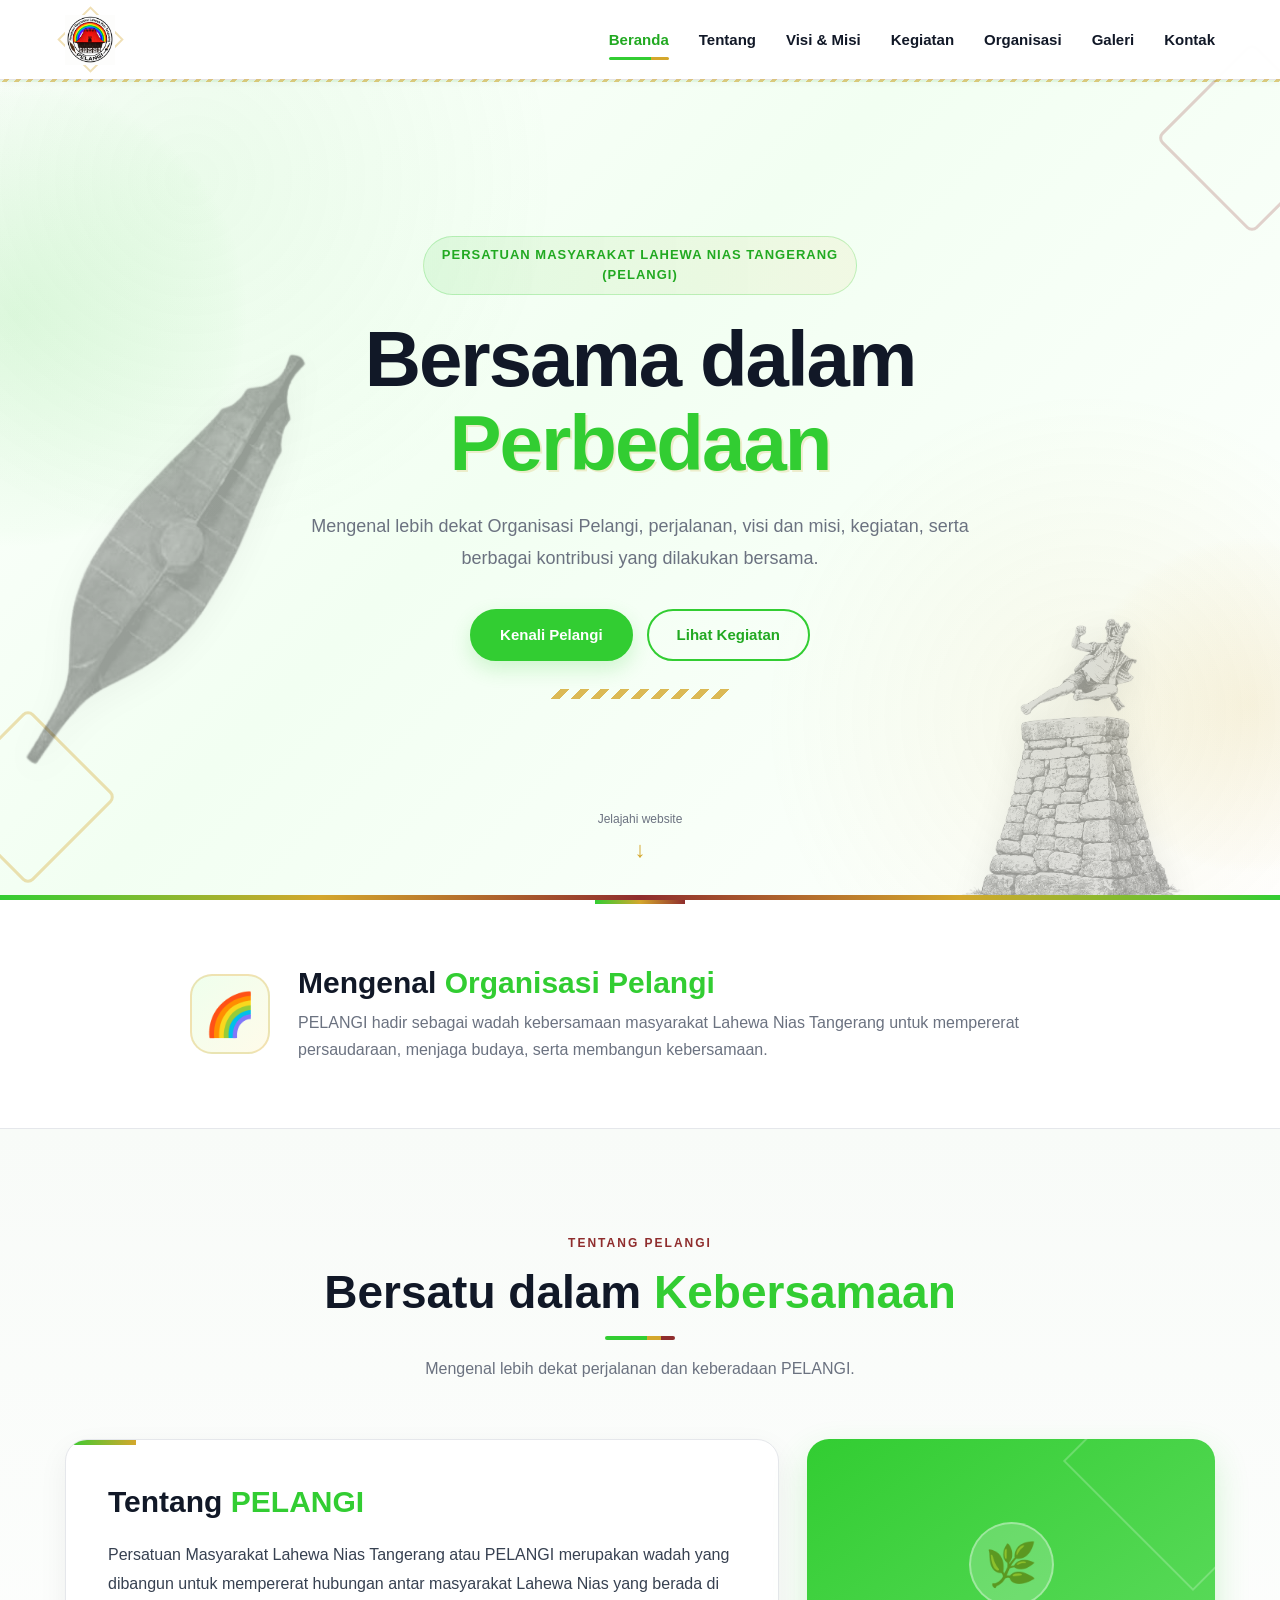
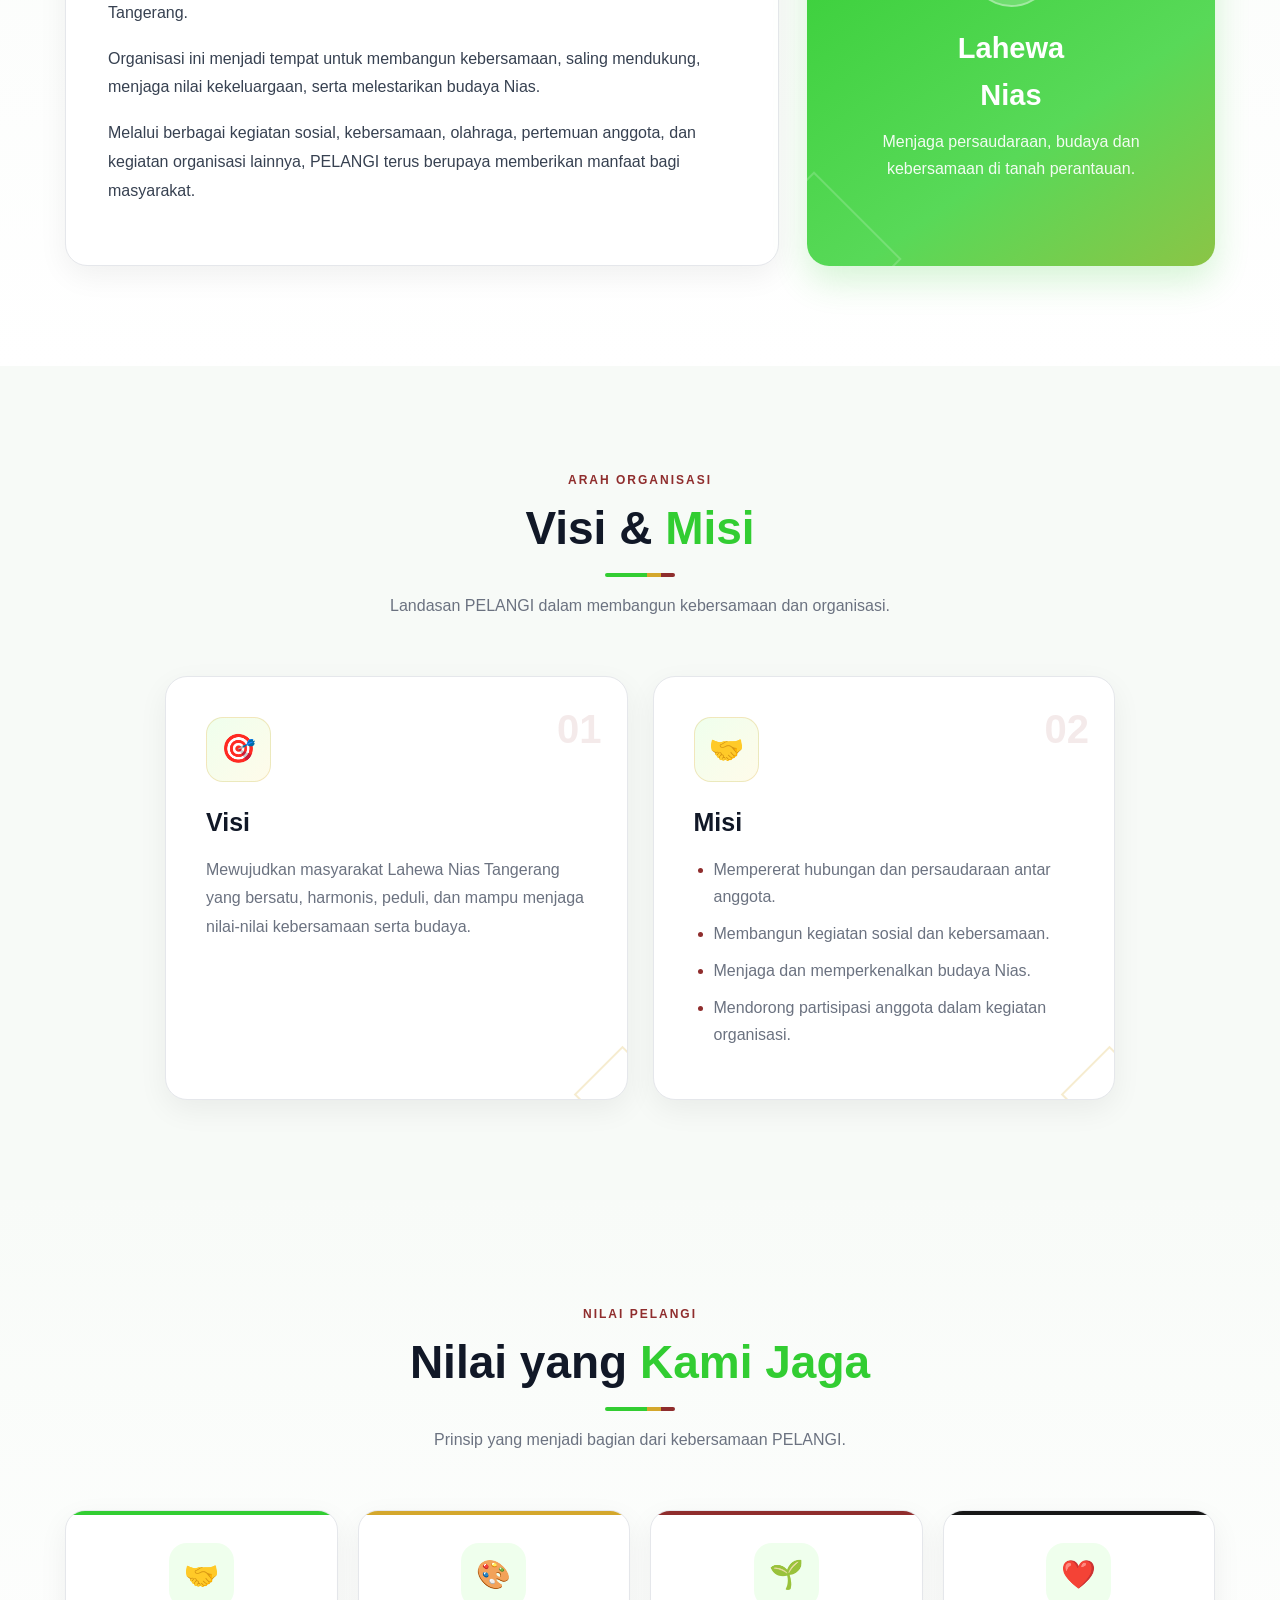
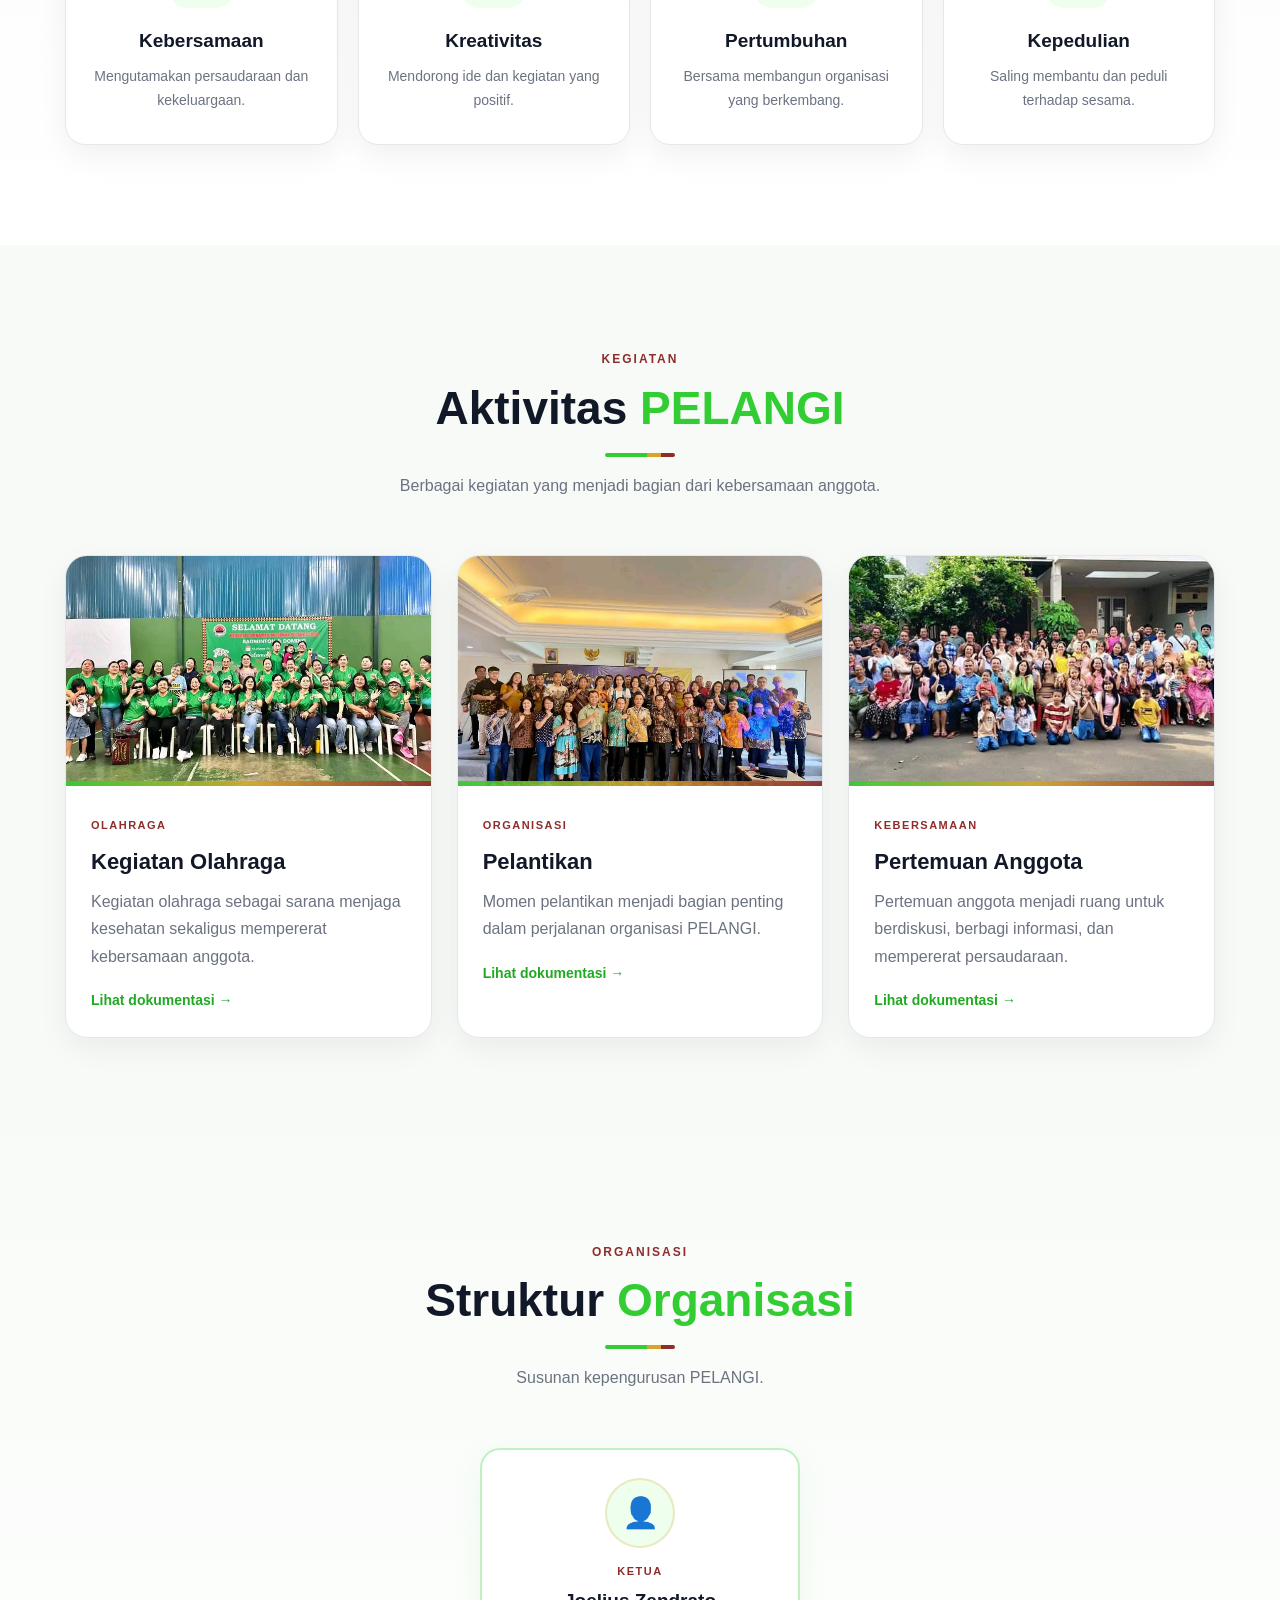
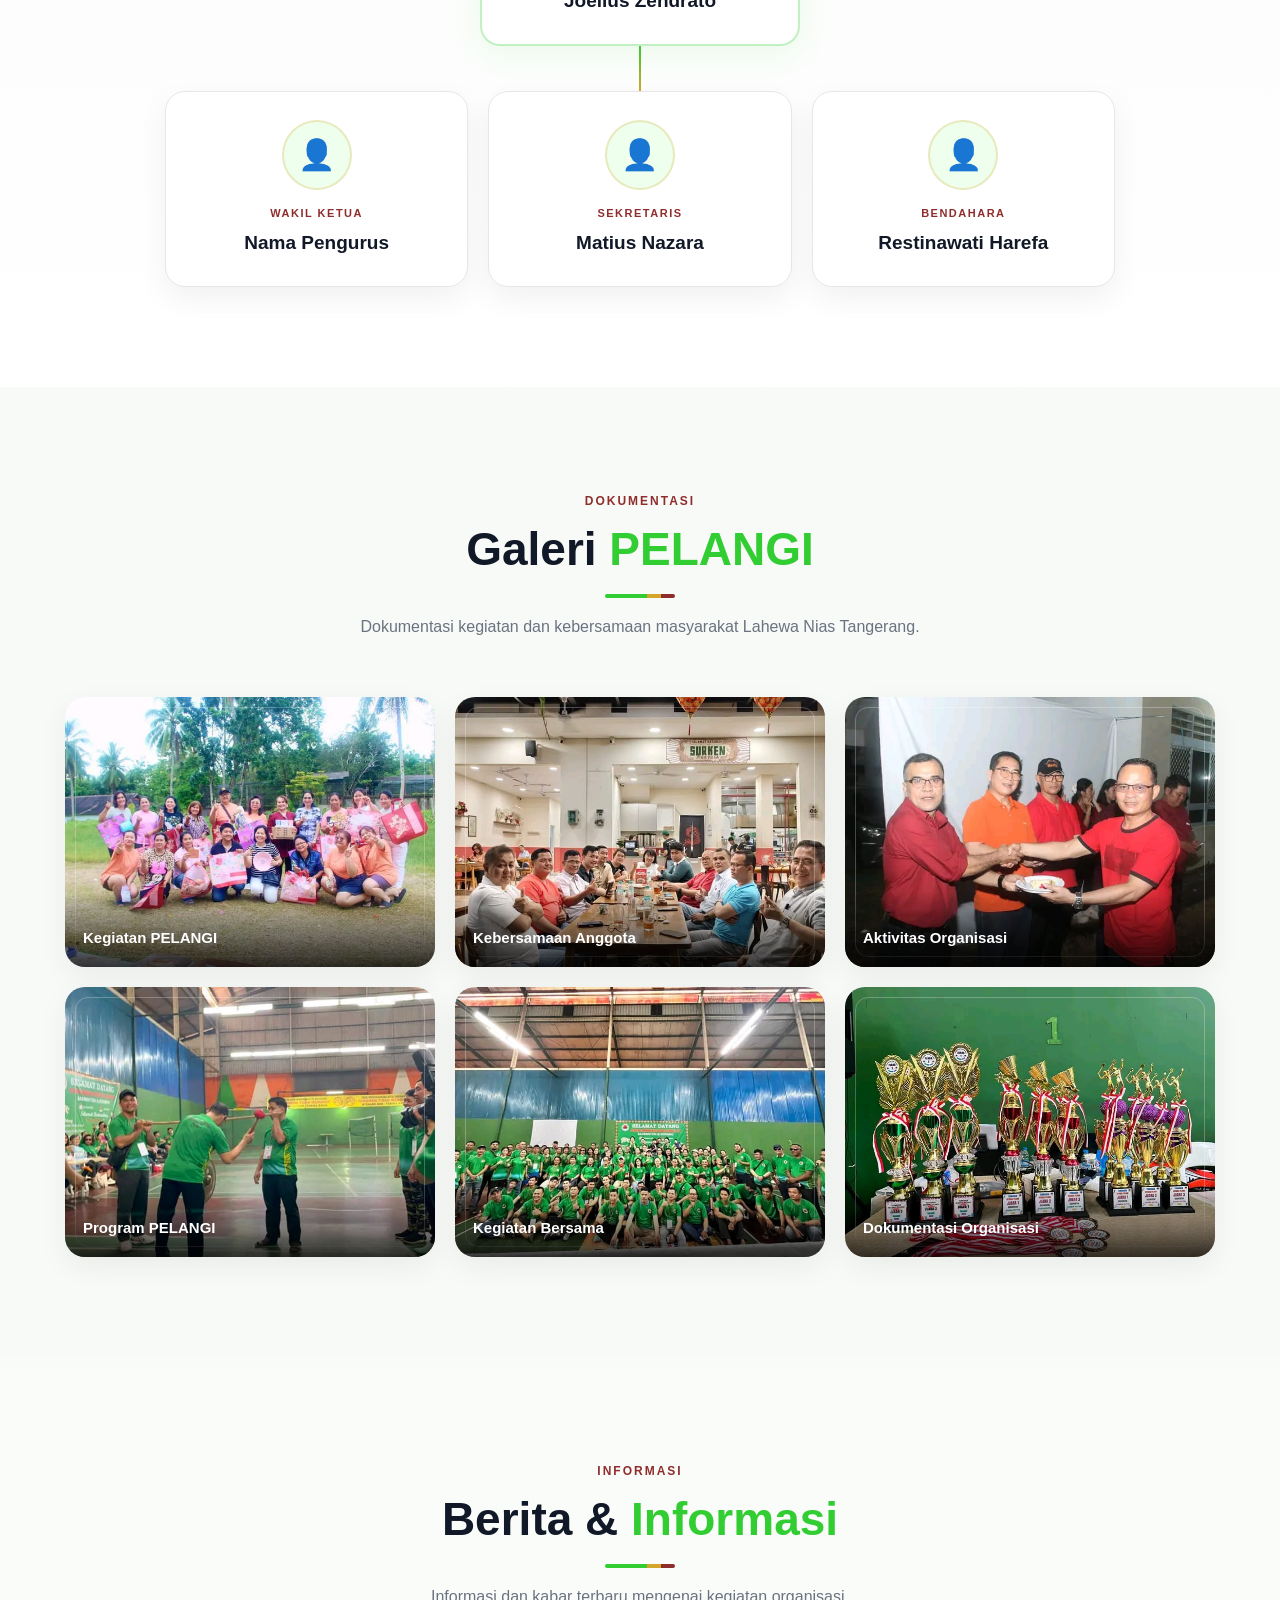
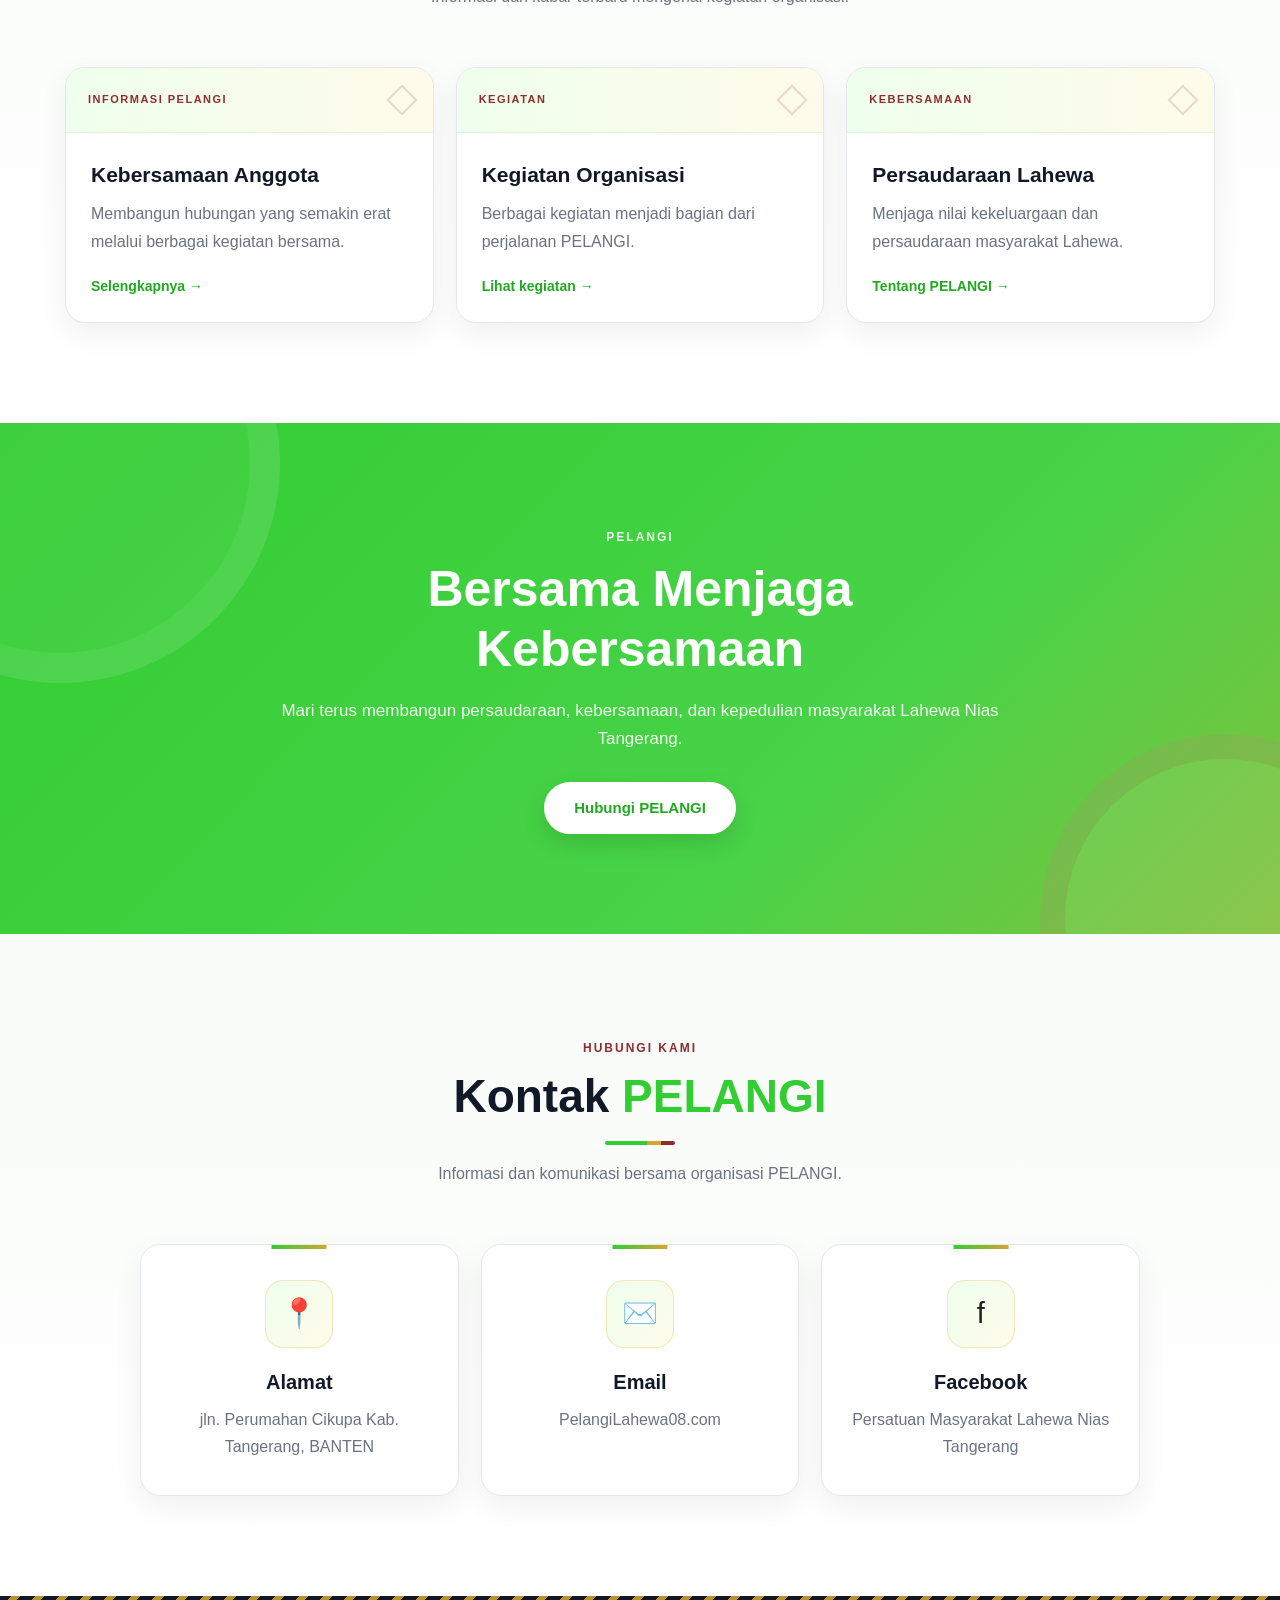
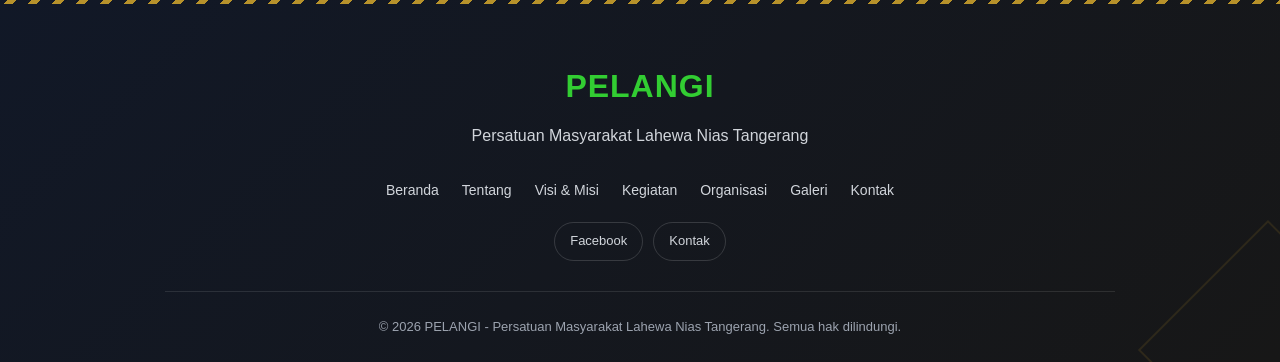
<file: index.html>
<!DOCTYPE html>
<html lang="id">
<head>
    <meta charset="UTF-8">

    <meta name="viewport"
          content="width=device-width, initial-scale=1.0">

    <title>
        PELANGI - Persatuan Masyarakat Lahewa Nias Tangerang
    </title>

    <meta name="description"
          content="Website resmi PELANGI - Persatuan Masyarakat Lahewa Nias Tangerang. Mengenal organisasi, visi misi, kegiatan, struktur, galeri, dan informasi PELANGI.">

    <meta name="keywords"
          content="PELANGI, Lahewa, Nias, Tangerang, Persatuan Masyarakat Lahewa Nias Tangerang">

    <meta name="author"
          content="PELANGI">

    <meta name="robots"
          content="index, follow">

    <meta name="theme-color"
          content="#32CD32">

    <link rel="canonical"
          href="https://topergea07-alt.github.io/Website---Pelangi/">

    <!-- OPEN GRAPH -->
    <meta property="og:title"
          content="PELANGI - Persatuan Masyarakat Lahewa Nias Tangerang">

    <meta property="og:description"
          content="Website resmi Persatuan Masyarakat Lahewa Nias Tangerang (PELANGI).">

    <meta property="og:type"
          content="website">

    <meta property="og:url"
          content="https://topergea07-alt.github.io/Website---Pelangi/">

    <meta property="og:site_name"
          content="PELANGI">

    <meta property="og:locale"
          content="id_ID">

    <meta property="og:image"
          content="https://topergea07-alt.github.io/Website---Pelangi/images/Logo.png">

    <meta property="og:image:alt"
          content="Logo PELANGI">

    <!-- TWITTER -->
    <meta name="twitter:card"
          content="summary_large_image">

    <meta name="twitter:title"
          content="PELANGI - Persatuan Masyarakat Lahewa Nias Tangerang">

    <meta name="twitter:description"
          content="Website resmi PELANGI - Persatuan Masyarakat Lahewa Nias Tangerang.">

    <meta name="twitter:image"
          content="https://topergea07-alt.github.io/Website---Pelangi/images/Logo.png">

    <meta name="twitter:image:alt"
          content="Logo PELANGI">

    <!-- FAVICON -->
    <link rel="icon"
          type="image/png"
          href="images/favicon.png">

    <!-- CSS -->
    <link rel="stylesheet"
          href="style.css">

    <!-- STRUCTURED DATA -->
    <script type="application/ld+json">
    {
        "@context": "https://schema.org",
        "@type": "Organization",
        "name": "Persatuan Masyarakat Lahewa Nias Tangerang",
        "alternateName": "PELANGI",
        "url": "https://topergea07-alt.github.io/Website---Pelangi/",
        "logo": "https://topergea07-alt.github.io/Website---Pelangi/images/Logo.png",
        "description": "Persatuan Masyarakat Lahewa Nias Tangerang (PELANGI)"
    }
    </script>

    <!-- Mencegah loncat halaman saat refresh -->
    <script>
        if (window.location.hash) {
            history.replaceState(
                null,
                null,
                window.location.pathname
            );
        }

        if ("scrollRestoration" in history) {
            history.scrollRestoration = "manual";
        }
    </script>

</head>

<body>

<!-- =========================================================
     NAVBAR
     ========================================================= -->

<nav class="navbar">

    <div class="nav-container">

        <a href="#beranda"
           class="logo"
           aria-label="PELANGI">

            <img src="Logo.png"
                 alt="Logo PELANGI">

        </a>


        <button class="menu-toggle"
                aria-label="Buka menu"
                aria-expanded="false">

            ☰

        </button>


        <ul class="nav-menu">

            <li>
                <a href="#beranda"
                   class="active">
                    Beranda
                </a>
            </li>

            <li>
                <a href="#tentang">
                    Tentang
                </a>
            </li>

            <li>
                <a href="#visi-misi">
                    Visi &amp; Misi
                </a>
            </li>

            <li>
                <a href="#kegiatan">
                    Kegiatan
                </a>
            </li>

            <li>
                <a href="#struktur">
                    Organisasi
                </a>
            </li>

            <li>
                <a href="#galeri">
                    Galeri
                </a>
            </li>

            <li>
                <a href="#kontak">
                    Kontak
                </a>
            </li>

        </ul>

    </div>

</nav>


<!-- =========================================================
     HERO / BERANDA
     ========================================================= -->

<header id="beranda" class="hero">

    <!-- DEKORASI HERO -->
    <div class="hero-decoration hero-decoration-left"></div>
    <div class="hero-decoration hero-decoration-right"></div>


    <!-- =====================================================
         TAMENG + PEDANG NIAS
         KIRI BAWAH
         ===================================================== -->

    <div class="tameng-pedang">

        <img src="images/tameng-pedang-nias.png"
             alt="Tameng dan pedang Nias"
             aria-hidden="true">

    </div>


    <!-- =====================================================
         HOMBO BATU BESAR
         KANAN BAWAH
         ===================================================== -->

    <div class="hombo-batu">

        <img src="images/hombo-batu.png"
             alt="Hombo Batu Nias"
             aria-hidden="true">

    </div>


    <!-- =====================================================
         TULISAN HERO
         TETAP DI TENGAH
         ===================================================== -->

    <div class="hero-content">

        <span class="hero-badge">

            PERSATUAN MASYARAKAT LAHEWA NIAS TANGERANG
            <br>
            (PELANGI)

        </span>


        <h1>

            Bersama dalam
            <span>Perbedaan</span>

        </h1>


        <p>

            Mengenal lebih dekat Organisasi Pelangi,
            perjalanan, visi dan misi, kegiatan,
            serta berbagai kontribusi yang dilakukan bersama.

        </p>


        <div class="hero-buttons">

            <a href="#tentang" class="btn">
                Kenali Pelangi
            </a>

            <a href="#kegiatan" class="btn btn-outline">
                Lihat Kegiatan
            </a>

        </div>

    </div>


    <!-- SCROLL -->

    <div class="hero-scroll">

        <span>
            Jelajahi website
        </span>

        <span class="scroll-arrow">
            ↓
        </span>

    </div>

</header>

<!-- =========================================================
     INTRO
     ========================================================= -->

<section class="intro-section">

    <div class="container">

        <div class="intro-content">


            <div class="intro-icon">

                🌈

            </div>


            <div>

                <h2>

                    Mengenal
                    <span>Organisasi Pelangi</span>

                </h2>


                <p>

                    PELANGI hadir sebagai wadah kebersamaan
                    masyarakat Lahewa Nias Tangerang untuk
                    mempererat persaudaraan, menjaga budaya,
                    serta membangun kebersamaan.

                </p>

            </div>

        </div>

    </div>

</section>


<!-- =========================================================
     TENTANG
     ========================================================= -->

<section id="tentang"
         class="section">

    <div class="container">


        <div class="section-title">

            <span class="section-label">
                TENTANG PELANGI
            </span>

            <h2>

                Bersatu dalam
                <span>Kebersamaan</span>

            </h2>

            <p>

                Mengenal lebih dekat perjalanan dan
                keberadaan PELANGI.

            </p>

        </div>


        <div class="about-content">


            <div class="about-text">

                <h3>

                    Tentang
                    <span>PELANGI</span>

                </h3>


                <p>

                    Persatuan Masyarakat Lahewa Nias Tangerang
                    atau PELANGI merupakan wadah yang dibangun
                    untuk mempererat hubungan antar masyarakat
                    Lahewa Nias yang berada di Tangerang.

                </p>


                <p>

                    Organisasi ini menjadi tempat untuk
                    membangun kebersamaan, saling mendukung,
                    menjaga nilai kekeluargaan, serta
                    melestarikan budaya Nias.

                </p>


                <p>

                    Melalui berbagai kegiatan sosial,
                    kebersamaan, olahraga, pertemuan anggota,
                    dan kegiatan organisasi lainnya, PELANGI
                    terus berupaya memberikan manfaat bagi
                    masyarakat.

                </p>

            </div>


            <div class="about-highlight">

                <div class="highlight-icon">

                    🌿

                </div>


                <h3>

                    Lahewa
                    <br>
                    Nias

                </h3>


                <p>

                    Menjaga persaudaraan,
                    budaya dan kebersamaan
                    di tanah perantauan.

                </p>

            </div>

        </div>

    </div>

</section>


<!-- =========================================================
     VISI & MISI
     ========================================================= -->

<section id="visi-misi"
         class="section vision-section">

    <div class="container">


        <div class="section-title">

            <span class="section-label">
                ARAH ORGANISASI
            </span>

            <h2>

                Visi &amp;
                <span>Misi</span>

            </h2>

            <p>

                Landasan PELANGI dalam membangun
                kebersamaan dan organisasi.

            </p>

        </div>


        <div class="vision-grid">


            <div class="vision-card">

                <div class="vision-number">
                    01
                </div>


                <div class="vision-icon">
                    🎯
                </div>


                <h3>
                    Visi
                </h3>


                <p>

                    Mewujudkan masyarakat Lahewa Nias
                    Tangerang yang bersatu, harmonis,
                    peduli, dan mampu menjaga nilai-nilai
                    kebersamaan serta budaya.

                </p>

            </div>


            <div class="vision-card">

                <div class="vision-number">
                    02
                </div>


                <div class="vision-icon">
                    🤝
                </div>


                <h3>
                    Misi
                </h3>


                <ul>

                    <li>
                        Mempererat hubungan dan persaudaraan
                        antar anggota.
                    </li>

                    <li>
                        Membangun kegiatan sosial dan
                        kebersamaan.
                    </li>

                    <li>
                        Menjaga dan memperkenalkan budaya Nias.
                    </li>

                    <li>
                        Mendorong partisipasi anggota dalam
                        kegiatan organisasi.
                    </li>

                </ul>

            </div>

        </div>

    </div>

</section>


<!-- =========================================================
     NILAI
     ========================================================= -->

<section class="section values-section">

    <div class="container">


        <div class="section-title">

            <span class="section-label">
                NILAI PELANGI
            </span>

            <h2>

                Nilai yang
                <span>Kami Jaga</span>

            </h2>

            <p>

                Prinsip yang menjadi bagian dari
                kebersamaan PELANGI.

            </p>

        </div>


        <div class="values-grid">


            <div class="value-card">

                <div class="value-icon">
                    🤝
                </div>

                <h3>
                    Kebersamaan
                </h3>

                <p>

                    Mengutamakan persaudaraan
                    dan kekeluargaan.

                </p>

            </div>


            <div class="value-card">

                <div class="value-icon">
                    🎨
                </div>

                <h3>
                    Kreativitas
                </h3>

                <p>

                    Mendorong ide dan kegiatan
                    yang positif.

                </p>

            </div>


            <div class="value-card">

                <div class="value-icon">
                    🌱
                </div>

                <h3>
                    Pertumbuhan
                </h3>

                <p>

                    Bersama membangun organisasi
                    yang berkembang.

                </p>

            </div>


            <div class="value-card">

                <div class="value-icon">
                    ❤️
                </div>

                <h3>
                    Kepedulian
                </h3>

                <p>

                    Saling membantu dan peduli
                    terhadap sesama.

                </p>

            </div>

        </div>

    </div>

</section>


<!-- =========================================================
     KEGIATAN
     ========================================================= -->

<section id="kegiatan"
         class="section activities-section">

    <div class="container">


        <div class="section-title">

            <span class="section-label">
                KEGIATAN
            </span>

            <h2>

                Aktivitas
                <span>PELANGI</span>

            </h2>

            <p>

                Berbagai kegiatan yang menjadi bagian
                dari kebersamaan anggota.

            </p>

        </div>


        <div class="activity-grid">


            <article class="activity-card">

                <div class="activity-image">

                    <img src="images/Olahraga.jpeg"
                         alt="Kegiatan olahraga PELANGI"
                         loading="lazy">

                </div>


                <div class="activity-content">

                    <span class="activity-category">
                        OLAHRAGA
                    </span>

                    <h3>
                        Kegiatan Olahraga
                    </h3>

                    <p>

                        Kegiatan olahraga sebagai sarana
                        menjaga kesehatan sekaligus
                        mempererat kebersamaan anggota.

                    </p>

                    <a href="#galeri"
                       class="activity-link">

                        Lihat dokumentasi →

                    </a>

                </div>

            </article>


            <article class="activity-card">

                <div class="activity-image">

                    <img src="images/Pelantikan.jpeg"
                         alt="Pelantikan pengurus PELANGI"
                         loading="lazy">

                </div>


                <div class="activity-content">

                    <span class="activity-category">
                        ORGANISASI
                    </span>

                    <h3>
                        Pelantikan
                    </h3>

                    <p>

                        Momen pelantikan menjadi bagian
                        penting dalam perjalanan organisasi
                        PELANGI.

                    </p>

                    <a href="#galeri"
                       class="activity-link">

                        Lihat dokumentasi →

                    </a>

                </div>

            </article>


            <article class="activity-card">

                <div class="activity-image">

                    <img src="images/Pertemuan Anggota.jpeg"
                         alt="Pertemuan anggota PELANGI"
                         loading="lazy">

                </div>


                <div class="activity-content">

                    <span class="activity-category">
                        KEBERSAMAAN
                    </span>

                    <h3>
                        Pertemuan Anggota
                    </h3>

                    <p>

                        Pertemuan anggota menjadi ruang
                        untuk berdiskusi, berbagi informasi,
                        dan mempererat persaudaraan.

                    </p>

                    <a href="#galeri"
                       class="activity-link">

                        Lihat dokumentasi →

                    </a>

                </div>

            </article>

        </div>

    </div>

</section>


<!-- =========================================================
     STRUKTUR ORGANISASI
     ========================================================= -->

<section id="struktur"
         class="section structure-section">

    <div class="container">


        <div class="section-title">

            <span class="section-label">
                ORGANISASI
            </span>

            <h2>

                Struktur
                <span>Organisasi</span>

            </h2>

            <p>

                Susunan kepengurusan PELANGI.

            </p>

        </div>


        <div class="structure-container">


            <div class="structure-card main-position">

                <div class="person-icon">
                    👤
                </div>

                <span>
                    KETUA
                </span>

                <h3>
                    Joelius Zendrato
                </h3>

            </div>


            <div class="structure-line"></div>


            <div class="structure-grid">


                <div class="structure-card">

                    <div class="person-icon">
                        👤
                    </div>

                    <span>
                        WAKIL KETUA
                    </span>

                    <h3>
                        Nama Pengurus
                    </h3>

                </div>


                <div class="structure-card">

                    <div class="person-icon">
                        👤
                    </div>

                    <span>
                        SEKRETARIS
                    </span>

                    <h3>
                        Matius Nazara
                    </h3>

                </div>


                <div class="structure-card">

                    <div class="person-icon">
                        👤
                    </div>

                    <span>
                        BENDAHARA
                    </span>

                    <h3>
                        Restinawati Harefa
                    </h3>

                </div>

            </div>

        </div>

    </div>

</section>


<!-- =========================================================
     GALERI
     ========================================================= -->

<section id="galeri"
         class="section gallery-section">

    <div class="container">


        <div class="section-title">

            <span class="section-label">
                DOKUMENTASI
            </span>

            <h2>

                Galeri
                <span>PELANGI</span>

            </h2>

            <p>

                Dokumentasi kegiatan dan kebersamaan
                masyarakat Lahewa Nias Tangerang.

            </p>

        </div>


        <div class="gallery">


            <div class="gallery-item">

                <img src="images/Kegiatan Pelangi.jpeg"
                     alt="Kegiatan PELANGI"
                     loading="lazy">

                <div class="gallery-caption">
                    Kegiatan PELANGI
                </div>

            </div>


            <div class="gallery-item">

                <img src="images/Kebersamaan Anggota Pelangi.jpeg"
                     alt="Kebersamaan anggota PELANGI"
                     loading="lazy">

                <div class="gallery-caption">
                    Kebersamaan Anggota
                </div>

            </div>


            <div class="gallery-item">

                <img src="images/Aktivitas Organisasi Pelangi.jpeg"
                     alt="Aktivitas organisasi PELANGI"
                     loading="lazy">

                <div class="gallery-caption">
                    Aktivitas Organisasi
                </div>

            </div>


            <div class="gallery-item">

                <img src="images/Program Pelangi.jpeg"
                     alt="Program PELANGI"
                     loading="lazy">

                <div class="gallery-caption">
                    Program PELANGI
                </div>

            </div>


            <div class="gallery-item">

                <img src="images/Kegiatan Bersama Pelangi.jpeg"
                     alt="Kegiatan bersama PELANGI"
                     loading="lazy">

                <div class="gallery-caption">
                    Kegiatan Bersama
                </div>

            </div>


            <div class="gallery-item">

                <img src="images/Dokumentasi organisasi.jpeg"
                     alt="Dokumentasi organisasi PELANGI"
                     loading="lazy">

                <div class="gallery-caption">
                    Dokumentasi Organisasi
                </div>

            </div>

        </div>

    </div>

</section>


<!-- =========================================================
     NEWS
     ========================================================= -->

<section class="section news-section">

    <div class="container">


        <div class="section-title">

            <span class="section-label">
                INFORMASI
            </span>

            <h2>

                Berita &amp;
                <span>Informasi</span>

            </h2>

            <p>

                Informasi dan kabar terbaru mengenai
                kegiatan organisasi.

            </p>

        </div>


        <div class="news-grid">


            <article class="news-card">

                <div class="news-date">

                    <span>
                        INFORMASI PELANGI
                    </span>

                </div>


                <div class="news-content">

                    <h3>
                        Kebersamaan Anggota
                    </h3>

                    <p>

                        Membangun hubungan yang semakin
                        erat melalui berbagai kegiatan
                        bersama.

                    </p>

                    <a href="#kontak">
                        Selengkapnya →
                    </a>

                </div>

            </article>


            <article class="news-card">

                <div class="news-date">

                    <span>
                        KEGIATAN
                    </span>

                </div>


                <div class="news-content">

                    <h3>
                        Kegiatan Organisasi
                    </h3>

                    <p>

                        Berbagai kegiatan menjadi bagian
                        dari perjalanan PELANGI.

                    </p>

                    <a href="#kegiatan">
                        Lihat kegiatan →
                    </a>

                </div>

            </article>


            <article class="news-card">

                <div class="news-date">

                    <span>
                        KEBERSAMAAN
                    </span>

                </div>


                <div class="news-content">

                    <h3>
                        Persaudaraan Lahewa
                    </h3>

                    <p>

                        Menjaga nilai kekeluargaan dan
                        persaudaraan masyarakat Lahewa.

                    </p>

                    <a href="#tentang">
                        Tentang PELANGI →
                    </a>

                </div>

            </article>

        </div>

    </div>

</section>


<!-- =========================================================
     CTA
     ========================================================= -->

<section class="cta">

    <div class="cta-content">


        <span class="section-label">
            PELANGI
        </span>


        <h2>

            Bersama Menjaga
            Kebersamaan

        </h2>


        <p>

            Mari terus membangun persaudaraan,
            kebersamaan, dan kepedulian masyarakat
            Lahewa Nias Tangerang.

        </p>


        <a href="#kontak"
           class="btn">

            Hubungi PELANGI

        </a>

    </div>

</section>


<!-- =========================================================
     KONTAK
     ========================================================= -->

<section id="kontak"
         class="section contact-section">

    <div class="container">


        <div class="section-title">

            <span class="section-label">
                HUBUNGI KAMI
            </span>

            <h2>

                Kontak
                <span>PELANGI</span>

            </h2>

            <p>

                Informasi dan komunikasi bersama
                organisasi PELANGI.

            </p>

        </div>


        <div class="contact-grid">


            <div class="contact-card">

                <div class="contact-icon">
                    📍
                </div>

                <h3>
                    Alamat
                </h3>

                <p>

                    jln. Perumahan Cikupa
                    Kab. Tangerang,
                    BANTEN

                </p>

            </div>


            <div class="contact-card">

                <div class="contact-icon">
                    ✉️
                </div>

                <h3>
                    Email
                </h3>

                <p>

                    PelangiLahewa08.com

                </p>

            </div>


            <div class="contact-card">

                <div class="contact-icon">
                    f
                </div>

                <h3>
                    Facebook
                </h3>

                <p>

                    Persatuan Masyarakat
                    Lahewa Nias Tangerang

                </p>

            </div>

        </div>

    </div>

</section>


<!-- =========================================================
     FOOTER
     ========================================================= -->

<footer>

    <div class="footer-content">


        <div class="footer-brand">

            <h2>
                PELANGI
            </h2>

            <p>

                Persatuan Masyarakat
                Lahewa Nias Tangerang

            </p>

        </div>


        <div class="footer-menu">

            <a href="#beranda">
                Beranda
            </a>

            <a href="#tentang">
                Tentang
            </a>

            <a href="#visi-misi">
                Visi &amp; Misi
            </a>

            <a href="#kegiatan">
                Kegiatan
            </a>

            <a href="#struktur">
                Organisasi
            </a>

            <a href="#galeri">
                Galeri
            </a>

            <a href="#kontak">
                Kontak
            </a>

        </div>


        <div class="footer-social">

            <a href="#kontak">
                Facebook
            </a>

            <a href="#kontak">
                Kontak
            </a>

        </div>


        <div class="copyright">

            <p>

                © 2026 PELANGI -
                Persatuan Masyarakat Lahewa Nias Tangerang.
                Semua hak dilindungi.

            </p>

        </div>

    </div>

</footer>


<!-- =========================================================
     BACK TO TOP
     ========================================================= -->

<button class="back-to-top"
        aria-label="Kembali ke atas">

    ↑

</button>


<!-- JAVASCRIPT -->

<script src="script.js"></script>


</body>
</html>
</file>
<file: style.css>
/* =========================================================
   PELANGI — MODERN NIAS
   WEBSITE RESMI ORGANISASI
   PRIMARY COLOR : #32CD32
   ========================================================= */


/* =========================================================
   RESET
   ========================================================= */

* {
    margin: 0;
    padding: 0;
    box-sizing: border-box;
}

html {
    scroll-behavior: smooth;
    scroll-padding-top: 80px;
}

body {
    font-family: Arial, Helvetica, sans-serif;
    background: #ffffff;
    color: #202124;
    line-height: 1.6;
    overflow-x: hidden;
}

body,
button,
a {
    -webkit-font-smoothing: antialiased;
}

img {
    display: block;
    width: 100%;
    max-width: 100%;
}

a {
    color: inherit;
    text-decoration: none;
}

button {
    font-family: inherit;
}


/* =========================================================
   VARIABLES
   ========================================================= */

:root {

    /* WARNA UTAMA */
    --primary: #32CD32;
    --primary-dark: #21a921;
    --primary-light: #efffed;

    /* AKSEN MODERN NIAS */
    --nias-gold: #D4A72C;
    --nias-red: #8F2D2D;
    --nias-black: #171717;
    --nias-brown: #6B4226;

    /* WARNA UMUM */
    --dark: #111827;
    --text: #374151;
    --muted: #6b7280;
    --white: #ffffff;
    --soft: #f7faf7;
    --border: #e5e7eb;

    /* LAYOUT */
    --container: 1150px;

    /* SHADOW */
    --shadow: 0 10px 30px rgba(0, 0, 0, 0.06);
    --shadow-hover: 0 18px 40px rgba(0, 0, 0, 0.11);
}


/* =========================================================
   CONTAINER
   ========================================================= */

.container {
    width: min(90%, var(--container));
    margin: 0 auto;
}


/* =========================================================
   NAVBAR
   ========================================================= */

.navbar {
    position: fixed;
    top: 0;
    left: 0;

    width: 100%;
    height: 80px;

    display: flex;
    align-items: center;

    background: rgba(255, 255, 255, 0.97);

    border-bottom: 1px solid #e4e4e4;

    box-shadow:
        0 2px 8px rgba(0, 0, 0, 0.04),
        0 2px 0 rgba(50, 205, 50, 0.08);

    z-index: 9999;

    transition:
        height 0.3s ease,
        box-shadow 0.3s ease,
        border-color 0.3s ease;
}


/* GARIS AKSEN NIAS */

.navbar::after {
    content: "";

    position: absolute;
    left: 0;
    bottom: -3px;

    width: 100%;
    height: 3px;

    background:
        linear-gradient(
            135deg,
            transparent 25%,
            var(--nias-gold) 25%,
            var(--nias-gold) 50%,
            transparent 50%
        ) 0 0 / 12px 6px repeat-x;

    opacity: 0.55;

    pointer-events: none;
}


.navbar.scrolled {
    height: 70px;

    border-bottom-color: var(--border);

    box-shadow:
        0 5px 25px rgba(0, 0, 0, 0.08),
        0 2px 0 rgba(50, 205, 50, 0.08);
}


/* =========================================================
   NAV CONTAINER
   ========================================================= */

.nav-container {
    width: min(90%, var(--container));

    margin: 0 auto;

    display: flex;
    align-items: center;
    justify-content: space-between;
}


/* =========================================================
   LOGO
   ========================================================= */

.logo {
    position: relative;

    display: flex;
    align-items: center;
    justify-content: center;

    width: 50px;
    height: 50px;

    color: var(--primary);

    font-size: 30px;
    font-weight: 900;

    letter-spacing: 1px;

    transition: transform 0.3s ease;

    flex-shrink: 0;
}


.logo::before {
    content: "";

    position: absolute;

    width: 43px;
    height: 43px;

    border: 2px solid rgba(212, 167, 44, 0.35);

    transform: rotate(45deg);

    z-index: -1;
}


.logo img {
    display: block;

    width: 50px !important;
    height: 50px !important;

    max-width: 50px !important;
    max-height: 50px !important;

    object-fit: contain;
}


.logo:hover {
    transform: translateY(-2px) scale(1.03);
}


/* =========================================================
   NAV MENU
   ========================================================= */

.nav-menu {
    display: flex;
    align-items: center;

    gap: 30px;

    list-style: none;
}

.nav-menu li {
    list-style: none;
}

.nav-menu a {
    position: relative;

    display: inline-block;

    padding: 8px 0;

    color: var(--dark);

    font-size: 15px;
    font-weight: 700;

    transition: color 0.3s ease;
}


/* GARIS HIJAU + EMAS */

.nav-menu a::after {
    content: "";

    position: absolute;

    left: 0;
    bottom: 0;

    width: 0;
    height: 3px;

    border-radius: 5px;

    background:
        linear-gradient(
            90deg,
            var(--primary) 0%,
            var(--primary) 70%,
            var(--nias-gold) 70%,
            var(--nias-gold) 100%
        );

    transition: width 0.3s ease;
}


.nav-menu a:hover,
.nav-menu a.active {
    color: var(--primary-dark);
}


.nav-menu a:hover::after,
.nav-menu a.active::after {
    width: 100%;
}


/* =========================================================
   MOBILE MENU BUTTON
   ========================================================= */

.menu-toggle {
    display: none;

    width: 44px;
    height: 44px;

    align-items: center;
    justify-content: center;

    border: 1px solid rgba(50, 205, 50, 0.20);

    border-radius: 10px;

    background: var(--primary-light);

    color: var(--dark);

    font-size: 25px;

    cursor: pointer;

    transition: 0.3s ease;
}


.menu-toggle:hover {
    background: var(--primary);
    color: #ffffff;
}


/* =========================================================
   HERO
   ========================================================= */

.hero {
    position: relative;

    min-height: 100vh;

    padding: 150px 20px 110px;

    display: flex;
    align-items: center;
    justify-content: center;

    text-align: center;

    overflow: hidden;

    background:
        radial-gradient(
            circle at 15% 20%,
            rgba(50, 205, 50, 0.08),
            transparent 28%
        ),
        radial-gradient(
            circle at 85% 80%,
            rgba(212, 167, 44, 0.08),
            transparent 25%
        ),
        linear-gradient(
            135deg,
            #ffffff 0%,
            #f2fff2 45%,
            #ffffff 100%
        );

    border-bottom: 5px solid transparent;

    border-image:
        linear-gradient(
            90deg,
            var(--primary),
            var(--nias-gold),
            var(--nias-red),
            var(--nias-gold),
            var(--primary)
        ) 1;
}


/* =========================================================
   MOTIF GEOMETRIS HERO
   ========================================================= */

.hero::before {
    content: "";

    position: absolute;

    left: -35px;
    bottom: 35px;

    width: 120px;
    height: 120px;

    border: 3px solid rgba(212, 167, 44, 0.35);

    transform: rotate(45deg);

    border-radius: 8px;

    pointer-events: none;

    z-index: 0;
}


.hero::after {
    content: "";

    position: absolute;

    right: -40px;
    top: 70px;

    width: 130px;
    height: 130px;

    border: 3px solid rgba(143, 45, 45, 0.22);

    transform: rotate(45deg);

    border-radius: 8px;

    pointer-events: none;

    z-index: 0;
}


/* =========================================================
   HERO DECORATION
   ========================================================= */

.hero-decoration {
    position: absolute;

    border-radius: 50%;

    pointer-events: none;

    z-index: 0;
}


.hero-decoration-left {
    width: 470px;
    height: 470px;

    left: -220px;
    top: 80px;

    background:
        radial-gradient(
            circle,
            rgba(50, 205, 50, 0.13),
            rgba(50, 205, 50, 0.02) 65%,
            transparent 70%
        );
}


.hero-decoration-right {
    width: 340px;
    height: 340px;

    right: -140px;
    bottom: 20px;

    background:
        radial-gradient(
            circle,
            rgba(212, 167, 44, 0.12),
            rgba(212, 167, 44, 0.02) 65%,
            transparent 70%
        );
}


/* =========================================================
   TAMENG + PEDANG NIAS
   KIRI BAWAH HERO
   ========================================================= */

.tameng-pedang {
    position: absolute;

    left: -15px;
    bottom: -15px;

    width: 360px;
    max-width: 30vw;

    z-index: 2;

    pointer-events: none;

    opacity: 0.38;

    filter:
        grayscale(1)
        contrast(1.25)
        brightness(0.80)
        drop-shadow(
            0 8px 18px rgba(0, 0, 0, 0.12)
        );

    transition:
        opacity 0.4s ease,
        transform 0.4s ease;
}


.tameng-pedang img {
    display: block;

    width: 100%;
    height: auto;

    object-fit: contain;

    filter:
        grayscale(1)
        contrast(1.15);
}


/* =========================================================
   HOMBO BATU NIAS
   KANAN BAWAH HERO
   ========================================================= */

.hombo-batu {
    position: absolute;

    right: -20px;
    bottom: -18px;

    width: 470px;
    max-width: 36vw;

    z-index: 2;

    pointer-events: none;

    opacity: 0.42;

    filter:
        grayscale(1)
        contrast(1.35)
        brightness(0.72)
        drop-shadow(
            0 8px 18px rgba(0, 0, 0, 0.18)
        );

    transition:
        opacity 0.4s ease,
        transform 0.4s ease;
}


.hombo-batu img {
    display: block;

    width: 100%;
    height: auto;

    object-fit: contain;

    filter:
        contrast(1.15)
        saturate(0);
}


/* =========================================================
   HERO CONTENT
   FIX POSISI TENGAH
   ========================================================= */

.hero-content {
    position: relative;
    width: 100%;
    max-width: 900px;
    margin: 0 auto;
    padding: 0 20px;
    text-align: center;
    display: flex;
    flex-direction: column;
    align-items: center;
    justify-content: center;
    z-index: 5;
}


/* =========================================================
   HERO BADGE
   ========================================================= */

.hero-badge {
    position: relative;

    z-index: 6;

    display: inline-block;

    margin-bottom: 22px;

    padding: 8px 18px;

    border:
        1px solid rgba(50, 205, 50, 0.25);

    border-radius: 50px;

    background:
        linear-gradient(
            90deg,
            rgba(50, 205, 50, 0.10),
            rgba(212, 167, 44, 0.08)
        );

    color: var(--primary-dark);

    font-size: 13px;
    font-weight: 800;

    letter-spacing: 1px;

    text-align: center;
}


/* =========================================================
   HERO TITLE
   ========================================================= */

.hero h1 {
    position: relative;

    z-index: 6;

    width: 100%;

    margin: 0 auto 24px;

    color: var(--dark);

    font-size: clamp(46px, 7vw, 78px);

    font-weight: 900;

    line-height: 1.08;

    letter-spacing: -2px;

    text-align: center;
}


.hero h1 span {
    color: var(--primary);

    text-shadow:
        2px 2px 0 rgba(212, 167, 44, 0.20);
}


/* =========================================================
   HERO PARAGRAPH
   ========================================================= */

.hero p {
    position: relative;

    z-index: 6;

    width: min(100%, 700px);

    margin: 0 auto 35px;

    color: var(--muted);

    font-size: 18px;

    line-height: 1.8;

    text-align: center;
}


/* =========================================================
   ORNAMEN NIAS
   ========================================================= */

.hero-content::after {
    content: "";

    display: block;

    width: 180px;
    height: 10px;

    margin: 28px auto 0;

    background:
        linear-gradient(
            135deg,
            transparent 35%,
            var(--nias-gold) 36%,
            var(--nias-gold) 64%,
            transparent 65%
        ) 0 0 / 20px 10px repeat-x;

    opacity: 0.8;
}


/* =========================================================
   HERO BUTTONS
   ========================================================= */

.hero-buttons {
    position: relative;

    z-index: 6;

    display: flex;

    align-items: center;
    justify-content: center;

    gap: 14px;

    flex-wrap: wrap;
}


.btn {
    display: inline-flex;

    align-items: center;
    justify-content: center;

    min-height: 50px;

    padding: 12px 28px;

    border: 2px solid var(--primary);

    border-radius: 50px;

    background: var(--primary);

    color: #ffffff;

    font-size: 15px;
    font-weight: 800;

    box-shadow:
        0 8px 20px rgba(50, 205, 50, 0.20);

    transition:
        transform 0.3s ease,
        background 0.3s ease,
        box-shadow 0.3s ease,
        border-color 0.3s ease;
}


.btn:hover {
    background: var(--primary-dark);

    border-color: var(--primary-dark);

    transform: translateY(-3px);

    box-shadow:
        0 13px 30px rgba(50, 205, 50, 0.27);
}


.btn-outline {
    background: transparent;

    color: var(--primary-dark);

    box-shadow: none;
}


.btn-outline:hover {
    background: var(--primary);

    border-color: var(--primary);

    color: #ffffff;
}


/* =========================================================
   HERO SCROLL
   ========================================================= */

.hero-scroll {
    position: absolute;

    bottom: 28px;
    left: 50%;

    transform: translateX(-50%);

    display: flex;

    flex-direction: column;

    align-items: center;

    gap: 3px;

    color: var(--muted);

    font-size: 12px;

    z-index: 7;
}


.scroll-arrow {
    color: var(--nias-gold);

    font-size: 22px;

    animation: scrollDown 1.5s infinite;
}


@keyframes scrollDown {

    0%,
    100% {
        transform: translateY(0);
    }

    50% {
        transform: translateY(7px);
    }
}


/* =========================================================
   INTRO SECTION
   ========================================================= */

.intro-section {
    position: relative;

    padding: 65px 0;

    background: #ffffff;

    border-bottom: 1px solid var(--border);
}


.intro-section::before {
    content: "";

    position: absolute;

    top: 0;
    left: 50%;

    width: 90px;
    height: 4px;

    transform: translateX(-50%);

    background:
        linear-gradient(
            90deg,
            var(--primary),
            var(--nias-gold),
            var(--nias-red)
        );
}


.intro-content {
    display: flex;

    align-items: center;

    gap: 28px;

    max-width: 900px;

    margin: 0 auto;
}


.intro-icon {
    flex-shrink: 0;

    width: 80px;
    height: 80px;

    display: flex;

    align-items: center;
    justify-content: center;

    border:
        2px solid rgba(212, 167, 44, 0.30);

    border-radius: 22px;

    background:
        linear-gradient(
            135deg,
            var(--primary-light),
            #fffbea
        );

    font-size: 42px;
}


.intro-content h2 {
    margin-bottom: 8px;

    color: var(--dark);

    font-size: 30px;

    line-height: 1.2;
}


.intro-content h2 span {
    color: var(--primary);
}


.intro-content p {
    color: var(--muted);

    line-height: 1.7;
}


/* =========================================================
   ORNAMEN NIAS
   ========================================================= */

.nias-ornament {
    position: relative;

    width: 100%;
    height: 34px;

    margin-top: 45px;

    overflow: hidden;
}


.nias-ornament::before {
    content: "";

    position: absolute;

    left: 50%;
    top: 50%;

    width: 75%;
    max-width: 850px;

    height: 3px;

    transform: translate(-50%, -50%);

    background:
        linear-gradient(
            90deg,
            transparent,
            var(--primary),
            var(--nias-gold),
            var(--nias-red),
            var(--nias-gold),
            var(--primary),
            transparent
        );
}


.nias-ornament::after {
    content: "";

    position: absolute;

    left: 50%;
    top: 50%;

    width: 18px;
    height: 18px;

    transform:
        translate(-50%, -50%)
        rotate(45deg);

    background: var(--white);

    border:
        3px solid var(--nias-gold);

    box-shadow:
        -32px 0 0 -5px var(--white),
        32px 0 0 -5px var(--white);
}


/* =========================================================
   GENERAL SECTION
   ========================================================= */

.section {
    position: relative;

    padding: 100px 0;

    background: #ffffff;
}


.section:nth-of-type(even) {
    background:
        linear-gradient(
            180deg,
            #f8fbf8,
            #ffffff
        );
}


/* =========================================================
   SECTION TITLE
   ========================================================= */

.section-title {
    max-width: 760px;

    margin: 0 auto 55px;

    text-align: center;
}


.section-label {
    display: inline-block;

    margin-bottom: 12px;

    color: var(--nias-red);

    font-size: 12px;

    font-weight: 900;

    letter-spacing: 2px;
}


.section-title h2 {
    margin-bottom: 15px;

    color: var(--dark);

    font-size: clamp(32px, 5vw, 46px);

    font-weight: 900;

    line-height: 1.15;
}


.section-title h2 span {
    color: var(--primary);
}


.section-title h2::after {
    content: "";

    display: block;

    width: 70px;
    height: 4px;

    margin: 18px auto 0;

    border-radius: 10px;

    background:
        linear-gradient(
            90deg,
            var(--primary) 0%,
            var(--primary) 60%,
            var(--nias-gold) 60%,
            var(--nias-gold) 80%,
            var(--nias-red) 80%,
            var(--nias-red) 100%
        );
}


.section-title p {
    color: var(--muted);

    font-size: 16px;

    line-height: 1.8;
}


/* =========================================================
   ABOUT
   ========================================================= */

.about-content {
    display: grid;

    grid-template-columns: 1.4fr 0.8fr;

    gap: 28px;
}


.about-text {
    position: relative;

    padding: 42px;

    border: 1px solid var(--border);

    border-radius: 22px;

    background: #ffffff;

    box-shadow: var(--shadow);

    overflow: hidden;
}


.about-text::before {
    content: "";

    position: absolute;

    top: 0;
    left: 0;

    width: 70px;
    height: 5px;

    background:
        linear-gradient(
            90deg,
            var(--primary),
            var(--nias-gold)
        );
}


.about-text h3 {
    margin-bottom: 20px;

    color: var(--dark);

    font-size: 30px;

    line-height: 1.3;
}


.about-text h3 span {
    color: var(--primary);
}


.about-text p {
    margin-bottom: 17px;

    color: var(--text);

    line-height: 1.8;
}


.about-highlight {
    position: relative;

    min-height: 100%;

    display: flex;

    flex-direction: column;

    align-items: center;
    justify-content: center;

    padding: 40px;

    border-radius: 22px;

    background:
        linear-gradient(
            145deg,
            #32CD32 0%,
            #58d958 65%,
            #D4A72C 150%
        );

    color: #ffffff;

    text-align: center;

    box-shadow:
        0 15px 35px rgba(50, 205, 50, 0.20);

    overflow: hidden;
}


.about-highlight::before {
    content: "";

    position: absolute;

    width: 180px;
    height: 180px;

    top: -70px;
    right: -70px;

    border:
        2px solid rgba(255, 255, 255, 0.22);

    transform: rotate(45deg);
}


.about-highlight::after {
    content: "";

    position: absolute;

    width: 120px;
    height: 120px;

    bottom: -55px;
    left: -55px;

    border:
        2px solid rgba(255, 255, 255, 0.18);

    transform: rotate(45deg);
}


.highlight-icon {
    width: 85px;
    height: 85px;

    display: flex;

    align-items: center;
    justify-content: center;

    margin-bottom: 18px;

    border:
        2px solid rgba(255, 255, 255, 0.35);

    border-radius: 50%;

    background: rgba(255, 255, 255, 0.20);

    font-size: 42px;
}


.about-highlight h3 {
    margin-bottom: 10px;

    font-size: 29px;
}


.about-highlight p {
    max-width: 280px;

    color: rgba(255, 255, 255, 0.92);

    line-height: 1.7;
}


/* =========================================================
   VISI & MISI
   ========================================================= */

.vision-section {
    background: var(--soft);
}


.vision-grid {
    display: grid;

    grid-template-columns: repeat(2, 1fr);

    gap: 25px;

    max-width: 950px;

    margin: 0 auto;
}


.vision-card {
    position: relative;

    padding: 40px;

    border: 1px solid var(--border);

    border-radius: 22px;

    background: #ffffff;

    box-shadow: var(--shadow);

    overflow: hidden;

    transition:
        transform 0.3s ease,
        box-shadow 0.3s ease;
}


.vision-card::after {
    content: "";

    position: absolute;

    width: 65px;
    height: 65px;

    right: -30px;
    bottom: -30px;

    border:
        2px solid rgba(212, 167, 44, 0.22);

    transform: rotate(45deg);
}


.vision-card:hover {
    transform: translateY(-7px);

    box-shadow: var(--shadow-hover);
}


.vision-icon {
    width: 65px;
    height: 65px;

    display: flex;

    align-items: center;
    justify-content: center;

    margin-bottom: 20px;

    border:
        1px solid rgba(212, 167, 44, 0.25);

    border-radius: 17px;

    background:
        linear-gradient(
            135deg,
            var(--primary-light),
            #fffbea
        );

    font-size: 28px;
}


.vision-number {
    position: absolute;

    top: 20px;
    right: 25px;

    color: rgba(143, 45, 45, 0.10);

    font-size: 40px;

    font-weight: 900;
}


.vision-card h3 {
    margin-bottom: 14px;

    color: var(--dark);

    font-size: 25px;
}


.vision-card p {
    color: var(--muted);

    line-height: 1.8;
}


.vision-card ul {
    padding-left: 20px;

    color: var(--muted);
}


.vision-card li {
    margin-bottom: 10px;

    line-height: 1.7;
}


.vision-card li::marker {
    color: var(--nias-red);
}


/* =========================================================
   VALUES
   ========================================================= */

.values-section {
    background: #ffffff;
}


.values-grid {
    display: grid;

    grid-template-columns: repeat(4, 1fr);

    gap: 20px;
}


.value-card {
    position: relative;

    padding: 32px 22px;

    border: 1px solid var(--border);

    border-radius: 20px;

    background: #ffffff;

    text-align: center;

    box-shadow: var(--shadow);

    overflow: hidden;

    transition:
        transform 0.3s ease,
        box-shadow 0.3s ease;
}


.value-card::before {
    content: "";

    position: absolute;

    top: 0;
    left: 0;

    width: 100%;
    height: 4px;
}


.value-card:nth-child(4n + 1)::before {
    background: var(--primary);
}


.value-card:nth-child(4n + 2)::before {
    background: var(--nias-gold);
}


.value-card:nth-child(4n + 3)::before {
    background: var(--nias-red);
}


.value-card:nth-child(4n + 4)::before {
    background: var(--nias-black);
}


.value-card:hover {
    transform: translateY(-7px);

    box-shadow: var(--shadow-hover);
}


.value-icon {
    width: 65px;
    height: 65px;

    display: flex;

    align-items: center;
    justify-content: center;

    margin: 0 auto 18px;

    border-radius: 18px;

    background: var(--primary-light);

    font-size: 28px;
}


.value-card h3 {
    margin-bottom: 9px;

    color: var(--dark);

    font-size: 19px;
}


.value-card p {
    color: var(--muted);

    font-size: 14px;

    line-height: 1.7;
}


/* =========================================================
   KEGIATAN
   ========================================================= */

.activities-section {
    background: var(--soft);
}


.activity-grid {
    display: grid;

    grid-template-columns: repeat(3, 1fr);

    gap: 25px;
}


.activity-card {
    overflow: hidden;

    border: 1px solid var(--border);

    border-radius: 22px;

    background: #ffffff;

    box-shadow: var(--shadow);

    transition:
        transform 0.3s ease,
        box-shadow 0.3s ease;
}


.activity-card:hover {
    transform: translateY(-8px);

    box-shadow: var(--shadow-hover);
}


.activity-image {
    position: relative;

    height: 230px;

    overflow: hidden;

    background: var(--primary-light);
}


.activity-image::after {
    content: "";

    position: absolute;

    left: 0;
    bottom: 0;

    width: 100%;
    height: 5px;

    background:
        linear-gradient(
            90deg,
            var(--primary),
            var(--nias-gold),
            var(--nias-red)
        );

    opacity: 0.9;
}


.activity-image img {
    width: 100%;
    height: 100%;

    object-fit: cover;

    transition: transform 0.5s ease;
}


.activity-card:hover .activity-image img {
    transform: scale(1.06);
}


.activity-content {
    padding: 25px;
}


.activity-category {
    display: inline-block;

    margin-bottom: 9px;

    color: var(--nias-red);

    font-size: 11px;

    font-weight: 900;

    letter-spacing: 1.5px;
}


.activity-content h3 {
    margin-bottom: 9px;

    color: var(--dark);

    font-size: 22px;
}


.activity-content p {
    margin-bottom: 17px;

    color: var(--muted);

    line-height: 1.7;
}


.activity-link {
    color: var(--primary-dark);

    font-size: 14px;

    font-weight: 800;

    transition: 0.3s ease;
}


.activity-link:hover {
    color: var(--nias-red);

    margin-left: 5px;
}


/* =========================================================
   STRUCTURE ORGANIZATION
   ========================================================= */

.structure-section {
    background: #ffffff;
}


.structure-container {
    max-width: 950px;

    margin: 0 auto;

    text-align: center;
}


.structure-card {
    position: relative;

    padding: 28px 22px;

    border: 1px solid var(--border);

    border-radius: 20px;

    background: #ffffff;

    box-shadow: var(--shadow);

    transition:
        transform 0.3s ease,
        box-shadow 0.3s ease;
}


.structure-card:hover {
    transform: translateY(-5px);

    box-shadow: var(--shadow-hover);
}


.main-position {
    width: min(100%, 320px);

    margin: 0 auto;

    border:
        2px solid rgba(50, 205, 50, 0.30);

    box-shadow:
        0 10px 30px rgba(50, 205, 50, 0.08);
}


.person-icon {
    width: 70px;
    height: 70px;

    display: flex;

    align-items: center;
    justify-content: center;

    margin: 0 auto 15px;

    border:
        2px solid rgba(212, 167, 44, 0.25);

    border-radius: 50%;

    background: var(--primary-light);

    font-size: 30px;
}


.structure-card > span {
    display: block;

    margin-bottom: 5px;

    color: var(--nias-red);

    font-size: 11px;

    font-weight: 900;

    letter-spacing: 1.5px;
}


.structure-card h3 {
    color: var(--dark);

    font-size: 19px;
}


.structure-line {
    width: 2px;
    height: 45px;

    margin: 0 auto;

    background:
        linear-gradient(
            var(--primary),
            var(--nias-gold)
        );
}


.structure-grid {
    display: grid;

    grid-template-columns: repeat(3, 1fr);

    gap: 20px;
}


/* =========================================================
   GALLERY
   ========================================================= */

.gallery-section {
    background: var(--soft);
}


.gallery {
    display: grid;

    grid-template-columns: repeat(3, 1fr);

    gap: 20px;
}


.gallery-item {
    position: relative;

    height: 270px;

    overflow: hidden;

    border-radius: 20px;

    background: #eeeeee;

    box-shadow: var(--shadow);
}


.gallery-item::before {
    content: "";

    position: absolute;

    inset: 10px;

    border:
        1px solid rgba(255, 255, 255, 0.25);

    border-radius: 13px;

    z-index: 2;

    pointer-events: none;
}


.gallery-item img {
    width: 100%;
    height: 100%;

    object-fit: cover;

    transition: transform 0.5s ease;
}


.gallery-item:hover img {
    transform: scale(1.08);
}


.gallery-caption {
    position: absolute;

    left: 0;
    right: 0;
    bottom: 0;

    padding: 35px 18px 17px;

    color: #ffffff;

    font-size: 15px;

    font-weight: 800;

    background:
        linear-gradient(
            transparent,
            rgba(0, 0, 0, 0.78)
        );

    z-index: 3;
}


/* =========================================================
   NEWS / INFORMATION
   ========================================================= */

.news-section {
    background: #ffffff;
}


.news-grid {
    display: grid;

    grid-template-columns: repeat(3, 1fr);

    gap: 22px;
}


.news-card {
    display: flex;

    flex-direction: column;

    min-height: 250px;

    overflow: hidden;

    border: 1px solid var(--border);

    border-radius: 20px;

    background: #ffffff;

    box-shadow: var(--shadow);

    transition:
        transform 0.3s ease,
        box-shadow 0.3s ease;
}


.news-card:hover {
    transform: translateY(-7px);

    box-shadow: var(--shadow-hover);
}


.news-date {
    display: flex;

    align-items: center;

    min-height: 65px;

    padding: 15px 22px;

    background:
        linear-gradient(
            90deg,
            var(--primary-light),
            #fffbea
        );

    border-bottom:
        1px solid rgba(50, 205, 50, 0.12);

    position: relative;
}


.news-date::after {
    content: "";

    position: absolute;

    right: 20px;

    width: 18px;
    height: 18px;

    border:
        2px solid rgba(143, 45, 45, 0.18);

    transform: rotate(45deg);
}


.news-date span {
    color: var(--nias-red);

    font-size: 11px;

    font-weight: 900;

    letter-spacing: 1.5px;
}


.news-content {
    display: flex;

    flex-direction: column;

    flex: 1;

    padding: 25px;
}


.news-content h3 {
    margin-bottom: 9px;

    color: var(--dark);

    font-size: 21px;
}


.news-content p {
    margin-bottom: 20px;

    color: var(--muted);

    line-height: 1.7;
}


.news-content a {
    margin-top: auto;

    color: var(--primary-dark);

    font-size: 14px;

    font-weight: 800;

    transition: 0.3s ease;
}


.news-content a:hover {
    color: var(--nias-red);

    transform: translateX(5px);
}


/* =========================================================
   CTA
   ========================================================= */

.cta {
    position: relative;

    padding: 100px 20px;

    overflow: hidden;

    background:
        linear-gradient(
            135deg,
            #32CD32 0%,
            #48d348 65%,
            #D4A72C 150%
        );

    color: #ffffff;

    text-align: center;
}


.cta::before {
    content: "";

    position: absolute;

    width: 380px;
    height: 380px;

    left: -160px;
    top: -180px;

    border-radius: 50%;

    border:
        30px solid rgba(255, 255, 255, 0.06);

    background: rgba(255, 255, 255, 0.06);
}


.cta::after {
    content: "";

    position: absolute;

    width: 320px;
    height: 320px;

    right: -130px;
    bottom: -170px;

    border-radius: 50%;

    border:
        25px solid rgba(143, 45, 45, 0.10);

    background: rgba(255, 255, 255, 0.08);
}


.cta-content {
    position: relative;

    z-index: 2;

    max-width: 760px;

    margin: 0 auto;
}


.cta .section-label {
    color: rgba(255, 255, 255, 0.90);
}


.cta h2 {
    margin-bottom: 18px;

    font-size: clamp(32px, 5vw, 50px);

    line-height: 1.2;
}


.cta p {
    margin-bottom: 30px;

    color: rgba(255, 255, 255, 0.92);

    font-size: 17px;
}


.cta .btn {
    background: #ffffff;

    border-color: #ffffff;

    color: var(--primary-dark);

    box-shadow:
        0 10px 25px rgba(0, 0, 0, 0.12);
}


.cta .btn:hover {
    background: #f4fff4;

    border-color: #f4fff4;
}


/* =========================================================
   CONTACT
   ========================================================= */

.contact-section {
    background: var(--soft);
}


.contact-grid {
    display: grid;

    grid-template-columns: repeat(3, 1fr);

    gap: 22px;

    max-width: 1000px;

    margin: 0 auto;
}


.contact-card {
    position: relative;

    padding: 35px 25px;

    border: 1px solid var(--border);

    border-radius: 20px;

    background: #ffffff;

    text-align: center;

    box-shadow: var(--shadow);

    overflow: hidden;

    transition:
        transform 0.3s ease,
        box-shadow 0.3s ease;
}


.contact-card::before {
    content: "";

    position: absolute;

    top: 0;
    left: 50%;

    width: 55px;
    height: 4px;

    transform: translateX(-50%);

    background:
        linear-gradient(
            90deg,
            var(--primary),
            var(--nias-gold)
        );
}


.contact-card:hover {
    transform: translateY(-6px);

    box-shadow: var(--shadow-hover);
}


.contact-icon {
    width: 68px;
    height: 68px;

    display: flex;

    align-items: center;
    justify-content: center;

    margin: 0 auto 18px;

    border:
        1px solid rgba(212, 167, 44, 0.25);

    border-radius: 18px;

    background:
        linear-gradient(
            135deg,
            var(--primary-light),
            #fffbea
        );

    font-size: 29px;
}


.contact-card h3 {
    margin-bottom: 8px;

    color: var(--dark);

    font-size: 20px;
}


.contact-card p {
    color: var(--muted);

    line-height: 1.7;
}


/* =========================================================
   FOOTER
   ========================================================= */

footer {
    position: relative;

    padding: 65px 20px 25px;

    background:
        linear-gradient(
            135deg,
            #111827,
            #171717
        );

    color: #ffffff;

    text-align: center;

    overflow: hidden;
}


footer::before {
    content: "";

    position: absolute;

    top: 0;
    left: 0;

    width: 100%;
    height: 8px;

    background:
        linear-gradient(
            135deg,
            transparent 35%,
            var(--nias-gold) 36%,
            var(--nias-gold) 64%,
            transparent 65%
        ) 0 0 / 24px 8px repeat-x;

    opacity: 0.85;
}


footer::after {
    content: "";

    position: absolute;

    width: 180px;
    height: 180px;

    right: -80px;
    bottom: -80px;

    border:
        2px solid rgba(212, 167, 44, 0.12);

    transform: rotate(45deg);
}


.footer-content {
    position: relative;

    z-index: 2;

    width: min(90%, 950px);

    margin: 0 auto;
}


.footer-brand h2 {
    margin-bottom: 10px;

    color: var(--primary);

    font-size: 32px;

    font-weight: 900;

    letter-spacing: 1px;
}


.footer-brand p {
    color: #d1d5db;

    line-height: 1.7;
}


.footer-menu {
    display: flex;

    align-items: center;

    justify-content: center;

    flex-wrap: wrap;

    gap: 23px;

    margin: 30px 0 20px;
}


.footer-menu a {
    color: #d1d5db;

    font-size: 14px;

    transition: color 0.3s ease;
}


.footer-menu a:hover {
    color: var(--nias-gold);
}


/* =========================================================
   FOOTER SOCIAL
   ========================================================= */

.footer-social {
    display: flex;

    align-items: center;

    justify-content: center;

    flex-wrap: wrap;

    gap: 10px;

    margin-bottom: 30px;
}


.footer-social a {
    padding: 8px 15px;

    border:
        1px solid rgba(255, 255, 255, 0.15);

    border-radius: 30px;

    color: #d1d5db;

    font-size: 13px;

    transition:
        background 0.3s ease,
        border-color 0.3s ease,
        color 0.3s ease;
}


.footer-social a:hover {
    background: var(--primary);

    border-color: var(--primary);

    color: #ffffff;
}


/* =========================================================
   COPYRIGHT
   ========================================================= */

.copyright {
    padding-top: 25px;

    border-top:
        1px solid rgba(255, 255, 255, 0.10);
}


.copyright p {
    color: #9ca3af;

    font-size: 13px;
}


/* =========================================================
   BACK TO TOP
   ========================================================= */

.back-to-top {
    position: fixed;

    right: 25px;
    bottom: 25px;

    width: 50px;
    height: 50px;

    display: flex;

    align-items: center;
    justify-content: center;

    border:
        2px solid rgba(212, 167, 44, 0.35);

    border-radius: 50%;

    background: var(--primary);

    color: #ffffff;

    font-size: 23px;

    cursor: pointer;

    opacity: 0;

    visibility: hidden;

    transform: translateY(20px);

    z-index: 9998;

    box-shadow:
        0 8px 22px rgba(50, 205, 50, 0.30);

    transition:
        opacity 0.3s ease,
        visibility 0.3s ease,
        transform 0.3s ease;
}


.back-to-top.show {
    opacity: 1;

    visibility: visible;

    transform: translateY(0);
}


.back-to-top:hover {
    background: var(--primary-dark);

    transform: translateY(-4px);
}


/* =========================================================
   SCROLL ANIMATION
   ========================================================= */

.reveal,
.fade-in,
.slide-up,
.card,
.feature,
.about-highlight,
.stat-item,
.vision-card,
.value-card,
.activity-card,
.structure-card,
.gallery-item,
.news-card,
.contact-card {
    opacity: 1;

    transform: translateY(0);
}


/* JAVASCRIPT AKTIF */

.js-enabled .reveal,
.js-enabled .fade-in,
.js-enabled .slide-up,
.js-enabled .card,
.js-enabled .feature,
.js-enabled .about-highlight,
.js-enabled .stat-item,
.js-enabled .vision-card,
.js-enabled .value-card,
.js-enabled .activity-card,
.js-enabled .structure-card,
.js-enabled .gallery-item,
.js-enabled .news-card,
.js-enabled .contact-card {
    opacity: 0;

    transform: translateY(25px);

    transition:
        opacity 0.7s ease,
        transform 0.7s ease;
}


/* ELEMENT MUNCUL */

.js-enabled .reveal.show,
.js-enabled .fade-in.show,
.js-enabled .slide-up.show,
.js-enabled .card.show,
.js-enabled .feature.show,
.js-enabled .about-highlight.show,
.js-enabled .stat-item.show,
.js-enabled .vision-card.show,
.js-enabled .value-card.show,
.js-enabled .activity-card.show,
.js-enabled .structure-card.show,
.js-enabled .gallery-item.show,
.js-enabled .news-card.show,
.js-enabled .contact-card.show {
    opacity: 1;

    transform: translateY(0);
}


/* =========================================================
   TABLET
   ========================================================= */

@media (max-width: 1000px) {

    /* NAV */
    .nav-menu {
        gap: 20px;
    }

    .nav-menu a {
        font-size: 14px;
    }


    /* VALUES */
    .values-grid {
        grid-template-columns: repeat(2, 1fr);
    }


    /* ACTIVITY */
    .activity-grid {
        grid-template-columns: repeat(2, 1fr);
    }

    .activity-card:last-child {
        grid-column: 1 / -1;

        max-width: 50%;

        margin: 0 auto;
    }


    /* GALLERY */
    .gallery {
        grid-template-columns: repeat(2, 1fr);
    }


    /* NEWS */
    .news-grid {
        grid-template-columns: repeat(2, 1fr);
    }

    .news-card:last-child {
        grid-column: 1 / -1;

        max-width: 50%;

        margin: 0 auto;
    }


    /* TAMENG */
    .tameng-pedang {
        width: 280px;

        max-width: 32vw;

        left: -20px;

        bottom: -5px;

        opacity: 0.30;

        z-index: 2;
    }


    /* HOMBO BATU */
    .hombo-batu {
        width: 300px;

        max-width: 34vw;

        right: -15px;

        bottom: -5px;

        opacity: 0.32;

        z-index: 2;
    }
}


/* =========================================================
   DESKTOP BESAR
   ========================================================= */

@media (min-width: 1200px) {

    .hero-content {
        width: 850px;
        max-width: 850px;
    }


    .tameng-pedang {
        width: 360px;

        max-width: 30vw;

        left: -15px;

        bottom: -15px;

        opacity: 0.38;

        z-index: 2;
    }


    .hombo-batu {
        width: 470px;

        max-width: 36vw;

        right: -20px;

        bottom: -18px;

        opacity: 0.42;

        z-index: 2;
    }
}


/* =========================================================
   MOBILE
   ========================================================= */

@media (max-width: 750px) {

    /* NAVBAR */

    .navbar {
        height: 70px;
    }

    .navbar.scrolled {
        height: 65px;
    }


    /* LOGO */

    .logo {
        width: 45px;
        height: 45px;

        font-size: 25px;
    }

    .logo img {
        width: 45px !important;
        height: 45px !important;

        max-width: 45px !important;
        max-height: 45px !important;
    }

    .logo::before {
        width: 39px;
        height: 39px;
    }


    /* MOBILE BUTTON */

    .menu-toggle {
        display: flex;
    }


    /* NAV MOBILE */

    .nav-menu {
        position: absolute;

        top: 100%;
        left: 0;

        width: 100%;

        display: flex;

        flex-direction: column;

        gap: 0;

        padding: 8px 0;

        background: #ffffff;

        border-top:
            1px solid var(--border);

        box-shadow:
            0 15px 30px rgba(0, 0, 0, 0.08);

        opacity: 0;

        visibility: hidden;

        transform: translateY(-10px);

        transition:
            opacity 0.3s ease,
            visibility 0.3s ease,
            transform 0.3s ease;
    }


    .nav-menu.active {
        opacity: 1;

        visibility: visible;

        transform: translateY(0);
    }


    .nav-menu li {
        width: 100%;
    }


    .nav-menu a {
        display: block;

        width: 100%;

        padding: 13px 20px;

        text-align: center;

        font-size: 15px;
    }


    .nav-menu a::after {
        display: none;
    }


    /* =====================================================
       HERO MOBILE
       ===================================================== */

    .hero {
        min-height: 90vh;

        padding: 120px 20px 100px;

        display: flex;

        align-items: center;

        justify-content: center;

        text-align: center;
    }


    .hero-content {
        width: 100%;

        max-width: 600px;

        margin-left: auto;
        margin-right: auto;

        text-align: center;

        left: 0;
    }


    .hero::before {
        width: 75px;
        height: 75px;

        left: -25px;

        bottom: 70px;
    }


    .hero::after {
        width: 75px;
        height: 75px;

        right: -25px;

        top: 100px;
    }


    .hero-decoration-left {
        width: 300px;
        height: 300px;

        left: -170px;
    }


    .hero-decoration-right {
        width: 230px;
        height: 230px;

        right: -110px;
    }


    /* BADGE */

    .hero-badge {
        font-size: 11px;

        padding: 8px 13px;

        text-align: center;
    }


    /* TITLE */

    .hero h1 {
        width: 100%;

        margin-left: auto;
        margin-right: auto;

        font-size: 43px;

        letter-spacing: -1px;

        text-align: center;
    }


    /* PARAGRAPH */

    .hero p {
        width: 100%;

        max-width: 600px;

        margin-left: auto;
        margin-right: auto;

        font-size: 15px;

        line-height: 1.7;

        text-align: center;
    }


    /* BUTTON */

    .hero-buttons {
        flex-direction: column;

        justify-content: center;

        align-items: center;
    }


    .hero-buttons .btn {
        width: min(100%, 280px);
    }


    /* SCROLL */

    .hero-scroll {
        bottom: 17px;

        font-size: 10px;
    }


    /* =====================================================
       TAMENG MOBILE
       ===================================================== */

    .tameng-pedang {
        left: -30px;

        bottom: -5px;

        width: 210px;

        max-width: 48vw;

        opacity: 0.25;

        z-index: 2;
    }


    /* =====================================================
       HOMBO BATU MOBILE
       ===================================================== */

    .hombo-batu {
        right: -35px;

        bottom: -5px;

        width: 240px;

        max-width: 55vw;

        opacity: 0.30;

        z-index: 2;
    }


    /* TEKS SELALU DI ATAS GAMBAR */

    .hero h1,
    .hero p,
    .hero-badge,
    .hero-buttons {
        position: relative;

        z-index: 7;
    }


    /* =====================================================
       INTRO
       ===================================================== */

    .intro-section {
        padding: 45px 0;
    }


    .intro-content {
        flex-direction: column;

        text-align: center;

        gap: 18px;
    }


    .intro-icon {
        width: 70px;
        height: 70px;

        font-size: 35px;
    }


    .intro-content h2 {
        font-size: 27px;
    }


    /* =====================================================
       SECTION
       ===================================================== */

    .section {
        padding: 75px 0;
    }


    .section-title {
        margin-bottom: 40px;
    }


    .section-title h2 {
        font-size: 32px;
    }


    .section-title p {
        font-size: 14px;
    }


    /* =====================================================
       ABOUT
       ===================================================== */

    .about-content {
        grid-template-columns: 1fr;
    }


    .about-text {
        padding: 30px 25px;
    }


    .about-text h3 {
        font-size: 26px;
    }


    .about-highlight {
        min-height: 300px;
    }


    /* =====================================================
       VISI MISI
       ===================================================== */

    .vision-grid {
        grid-template-columns: 1fr;
    }


    .vision-card {
        padding: 30px 25px;
    }


    /* =====================================================
       VALUES
       ===================================================== */

    .values-grid {
        grid-template-columns: repeat(2, 1fr);

        gap: 15px;
    }


    .value-card {
        padding: 25px 15px;
    }


    /* =====================================================
       KEGIATAN
       ===================================================== */

    .activity-grid {
        grid-template-columns: 1fr;
    }


    .activity-card:last-child {
        grid-column: auto;

        max-width: none;

        margin: 0;
    }


    .activity-image {
        height: 230px;
    }


    /* =====================================================
       ORGANISASI
       ===================================================== */

    .structure-grid {
        grid-template-columns: 1fr;
    }


    .structure-line {
        height: 30px;
    }


    /* =====================================================
       GALLERY
       ===================================================== */

    .gallery {
        grid-template-columns: 1fr;
    }


    .gallery-item {
        height: 260px;
    }


    /* =====================================================
       NEWS
       ===================================================== */

    .news-grid {
        grid-template-columns: 1fr;
    }


    .news-card:last-child {
        grid-column: auto;

        max-width: none;

        margin: 0;
    }


    /* =====================================================
       CTA
       ===================================================== */

    .cta {
        padding: 75px 20px;
    }


    .cta h2 {
        font-size: 32px;
    }


    .cta p {
        font-size: 15px;
    }


    /* =====================================================
       CONTACT
       ===================================================== */

    .contact-grid {
        grid-template-columns: 1fr;
    }


    /* =====================================================
       FOOTER
       ===================================================== */

    footer {
        padding: 50px 20px 25px;
    }


    .footer-menu {
        gap: 15px;
    }


    /* =====================================================
       BACK TO TOP
       ===================================================== */

    .back-to-top {
        width: 45px;
        height: 45px;

        right: 18px;
        bottom: 18px;
    }
}


/* =========================================================
   SMALL MOBILE
   ========================================================= */

@media (max-width: 420px) {

    .container {
        width: 88%;
    }


    .hero {
        padding-left: 15px;
        padding-right: 15px;
    }


    .hero h1 {
        font-size: 36px;
    }


    .hero p {
        font-size: 14px;
    }


    .hero-badge {
        font-size: 10px;

        padding-left: 10px;
        padding-right: 10px;
    }


    .section-title h2 {
        font-size: 29px;
    }


    .values-grid {
        grid-template-columns: 1fr;
    }


    .about-text {
        padding: 25px 20px;
    }


    .vision-card {
        padding: 27px 20px;
    }


    .activity-content {
        padding: 22px 20px;
    }


    .contact-card {
        padding: 30px 20px;
    }


    /* TAMENG HP KECIL */

    .tameng-pedang {
        left: -45px;

        bottom: -3px;

        width: 180px;

        max-width: 48vw;

        opacity: 0.22;
    }


    /* HOMBO BATU HP KECIL */

    .hombo-batu {
        right: -38px;

        bottom: -5px;

        width: 225px;

        max-width: 60vw;

        opacity: 0.28;
    }
}


/* =========================================================
   HP SANGAT KECIL
   ========================================================= */

@media (max-width: 360px) {

    .hero h1 {
        font-size: 33px;
    }


    .hero-badge {
        font-size: 10px;

        letter-spacing: 0.5px;
    }


    .hero p {
        font-size: 13px;
    }


    /* TAMENG */

    .tameng-pedang {
        width: 155px;

        max-width: 45vw;

        left: -38px;

        bottom: -3px;

        opacity: 0.19;
    }


    /* HOMBO BATU */

    .hombo-batu {
        width: 185px;

        max-width: 58vw;

        right: -40px;

        bottom: -3px;

        opacity: 0.24;
    }
}


/* =========================================================
   REDUCED MOTION
   ========================================================= */

@media (prefers-reduced-motion: reduce) {

    html {
        scroll-behavior: auto;
    }


    *,
    *::before,
    *::after {
        animation-duration: 0.01ms !important;

        animation-iteration-count: 1 !important;

        transition-duration: 0.01ms !important;
    }
}
</file>
